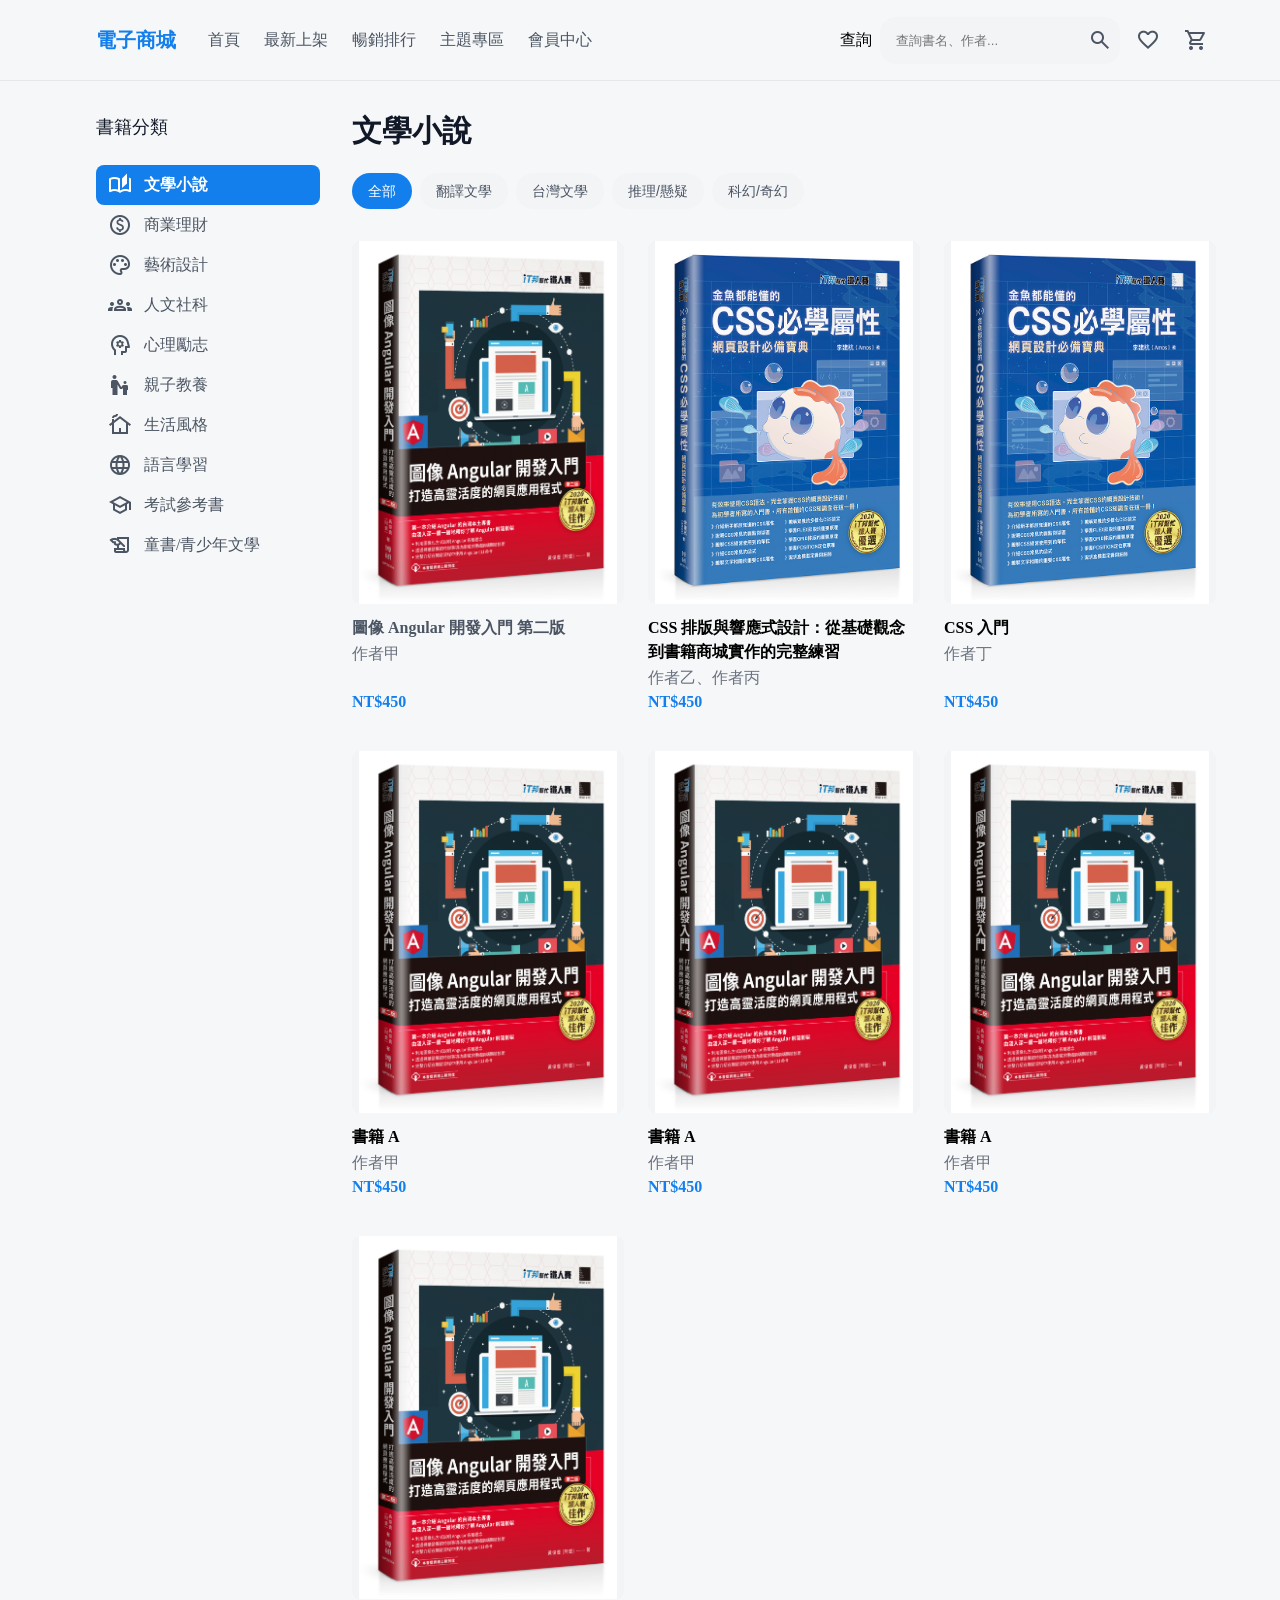
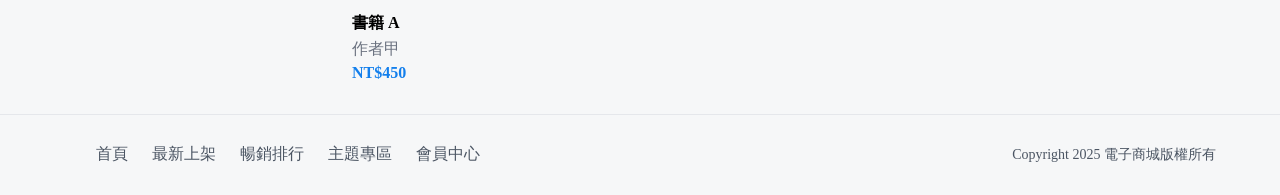
<file: src/index.html>
<!doctype html>
<html lang="zh-Hant">
  <head>
    <meta charset="UTF-8" />
    <meta name="viewport" content="width=device-width, initial-scale=1.0" />
    <title>電子商城</title>
    <link href="https://fonts.googleapis.com/css2?family=Material+Symbols+Outlined" rel="stylesheet" />
    <link rel="stylesheet" href="style.min.css" />
  </head>
  <body>
    <section>
      <header>
        <div class="container">
          <div class="header-inner">
            <div class="header-brand">
              <h3 class="site-title">電子商城</h3>
              <nav>
                <a href="#">首頁</a>
                <a href="#">最新上架</a>
                <a href="#">暢銷排行</a>
                <a href="#">主題專區</a>
                <a href="#">會員中心</a>
              </nav>
            </div>
            <div class="header-actions">
              <label for="book-search">查詢</label>
              <div class="search">
                <input id="book-search" type="search" placeholder="查詢書名、作者..." />
                <button type="button" aria-label="搜尋">
                  <span class="material-symbols-outlined" aria-hidden="true">search</span>
                </button>
              </div>
              <button type="button" aria-label="我的最愛">
                <span class="material-symbols-outlined" aria-hidden="true">favorite</span>
              </button>
              <button type="button" aria-label="購物車">
                <span class="material-symbols-outlined" aria-hidden="true">shopping_cart</span>
              </button>
            </div>
          </div>
        </div>
      </header>
      <div class="main">
        <div class="container">
          <div class="content-layout">
            <aside class="category-sidebar">
              <h2 id="category-title">書籍分類</h2>
              <nav class="category-nav" aria-labelledby="category-title">
                <a href="#" class="active" aria-current="true">
                  <span class="material-symbols-outlined" aria-hidden="true">auto_stories</span>
                  <span>文學小說</span>
                </a>
                <a href="#">
                  <span class="material-symbols-outlined" aria-hidden="true">paid</span>
                  <span>商業理財</span>
                </a>
                <a href="#">
                  <span class="material-symbols-outlined" aria-hidden="true">palette</span>
                  <span>藝術設計</span>
                </a>
                <a href="#">
                  <span class="material-symbols-outlined" aria-hidden="true">groups</span>
                  <span>人文社科</span>
                </a>
                <a href="#">
                  <span class="material-symbols-outlined" aria-hidden="true">psychology</span>
                  <span>心理勵志</span>
                </a>
                <a href="#">
                  <span class="material-symbols-outlined" aria-hidden="true">escalator_warning</span>
                  <span>親子教養</span>
                </a>
                <a href="#">
                  <span class="material-symbols-outlined" aria-hidden="true">cottage</span>
                  <span>生活風格</span>
                </a>
                <a href="#">
                  <span class="material-symbols-outlined" aria-hidden="true">language</span>
                  <span>語言學習</span>
                </a>
                <a href="#">
                  <span class="material-symbols-outlined" aria-hidden="true">school</span>
                  <span>考試參考書</span>
                </a>
                <a href="#">
                  <span class="material-symbols-outlined" aria-hidden="true">history_edu</span>
                  <span>童書/青少年文學</span>
                </a>
              </nav>
            </aside>
            <main class="book-main">
              <h1>文學小說</h1>
              <div class="mobile-tools">
                <label for="mobile-search">書名或作者</label>
                <input id="mobile-search" type="search" placeholder="輸入書名或作者" />
                <details>
                  <summary>書籍分類</summary>
                  <nav aria-label="手機書籍分類">
                    <a href="#" aria-current="true">文學小說</a>
                    <a href="#">商業理財</a>
                    <a href="#">藝術設計</a>
                    <a href="#">人文社科</a>
                    <a href="#">心理勵志</a>
                    <a href="#">親子教養</a>
                    <a href="#">生活風格</a>
                    <a href="#">語言學習</a>
                    <a href="#">考試參考書</a>
                    <a href="#">童書/青少年文學</a>
                  </nav>
                </details>
              </div>
              <div class="tag">
                <button type="button" class="selected">全部</button>
                <button type="button">翻譯文學</button>
                <button type="button">台灣文學</button>
                <button type="button">推理/懸疑</button>
                <button type="button">科幻/奇幻</button>
              </div>
              <div class="books">
                <div>
                  <img src="./assets/images/angular.jpg" alt="圖像 Angular 開發入門第二版封面" />
                  <h4><a href="./book.html" target="_blank">圖像 Angular 開發入門 第二版</a></h4>
                  <span>作者甲</span>
                  <span>NT$450</span>
                </div>
                <div>
                  <img src="./assets/images/css.jpg" alt="CSS 書籍封面" />
                  <h4>CSS 排版與響應式設計：從基礎觀念到書籍商城實作的完整練習</h4>
                  <span>作者乙、作者丙</span>
                  <span>NT$450</span>
                </div>
                <div>
                  <img src="./assets/images/css.jpg" alt="CSS 書籍封面" />
                  <h4>CSS 入門</h4>
                  <span>作者丁</span>
                  <span>NT$450</span>
                </div>
                <div>
                  <img src="./assets/images/angular.jpg" alt="圖像 Angular 開發入門第二版封面" />
                  <h4>書籍 A</h4>
                  <span>作者甲</span>
                  <span>NT$450</span>
                </div>
                <div>
                  <img src="./assets/images/angular.jpg" alt="圖像 Angular 開發入門第二版封面" />
                  <h4>書籍 A</h4>
                  <span>作者甲</span>
                  <span>NT$450</span>
                </div>
                <div>
                  <img src="./assets/images/angular.jpg" alt="圖像 Angular 開發入門第二版封面" />
                  <h4>書籍 A</h4>
                  <span>作者甲</span>
                  <span>NT$450</span>
                </div>
                <div>
                  <img src="./assets/images/angular.jpg" alt="圖像 Angular 開發入門第二版封面" />
                  <h4>書籍 A</h4>
                  <span>作者甲</span>
                  <span>NT$450</span>
                </div>
              </div>
            </main>
          </div>
        </div>
      </div>
      <footer>
        <div class="container">
          <div class="footer-inner">
            <nav class="footer-nav" aria-label="頁尾導覽">
              <a href="#">首頁</a>
              <a href="#">最新上架</a>
              <a href="#">暢銷排行</a>
              <a href="#">主題專區</a>
              <a href="#">會員中心</a>
            </nav>
            <p>Copyright 2025 電子商城版權所有</p>
          </div>
        </div>
      </footer>
    </section>
  </body>
</html>
</file>
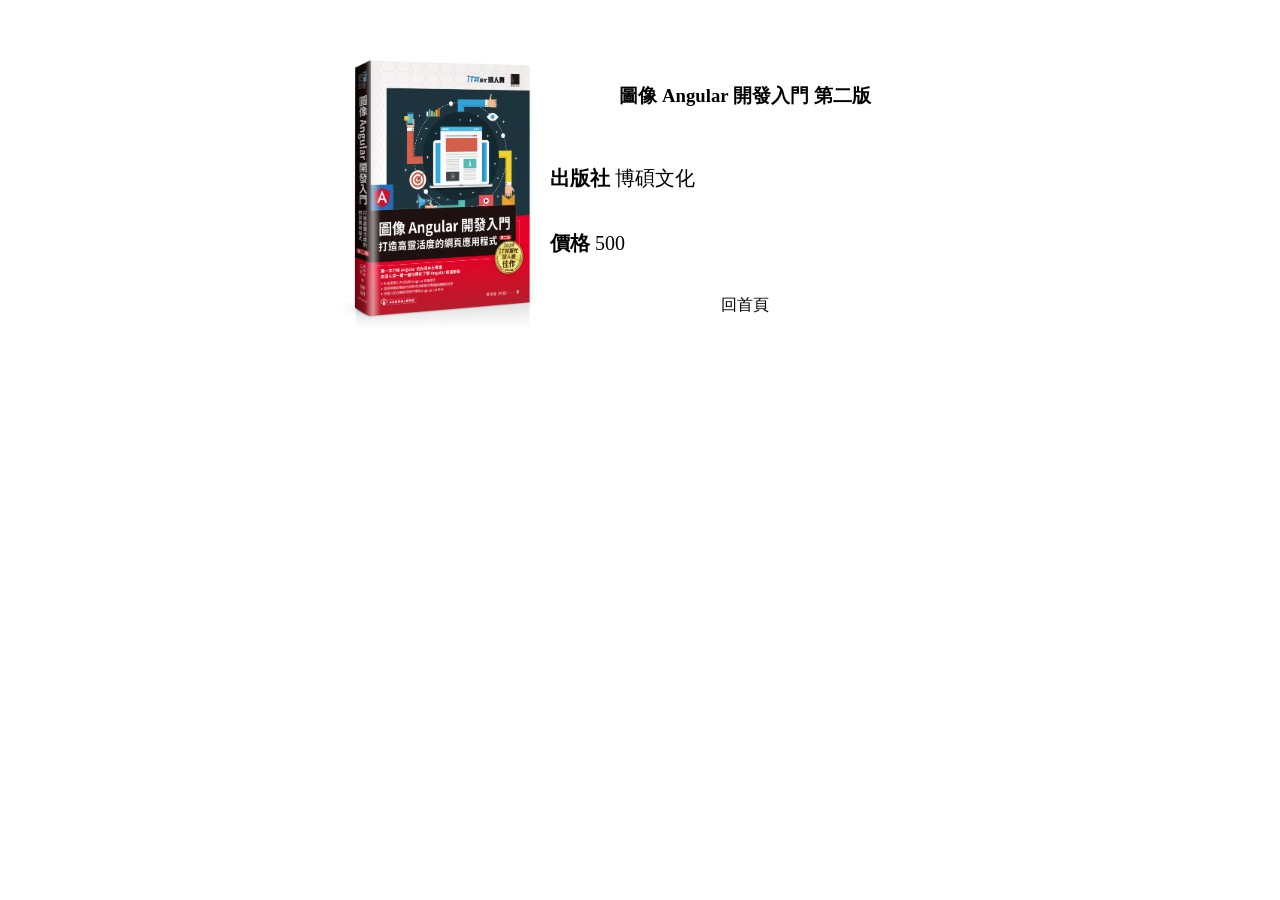
<file: src/angular.html>
<!doctype html>
<html lang="en">
  <head>
    <meta charset="UTF-8" />
    <meta name="viewport" content="width=device-width, initial-scale=1.0" />
    <title>圖像 Angular 開發入門 第二版</title>
    <link rel="stylesheet" href="angular.css" />
  </head>
  <body>
    <section class="container">
      <img src="./assets/images/angular.jpg" alt="" />
      <h3>圖像 Angular 開發入門 第二版</h3>
      <div class="column">
        <strong>出版社</strong>
        <span>博碩文化</span>
      </div>
      <div class="column">
        <strong>價格</strong>
        <span>500</span>
      </div>
      <div class="toolbar">
        <a href="./index.html">回首頁</a>
      </div>
    </section>
  </body>
</html>
</file>
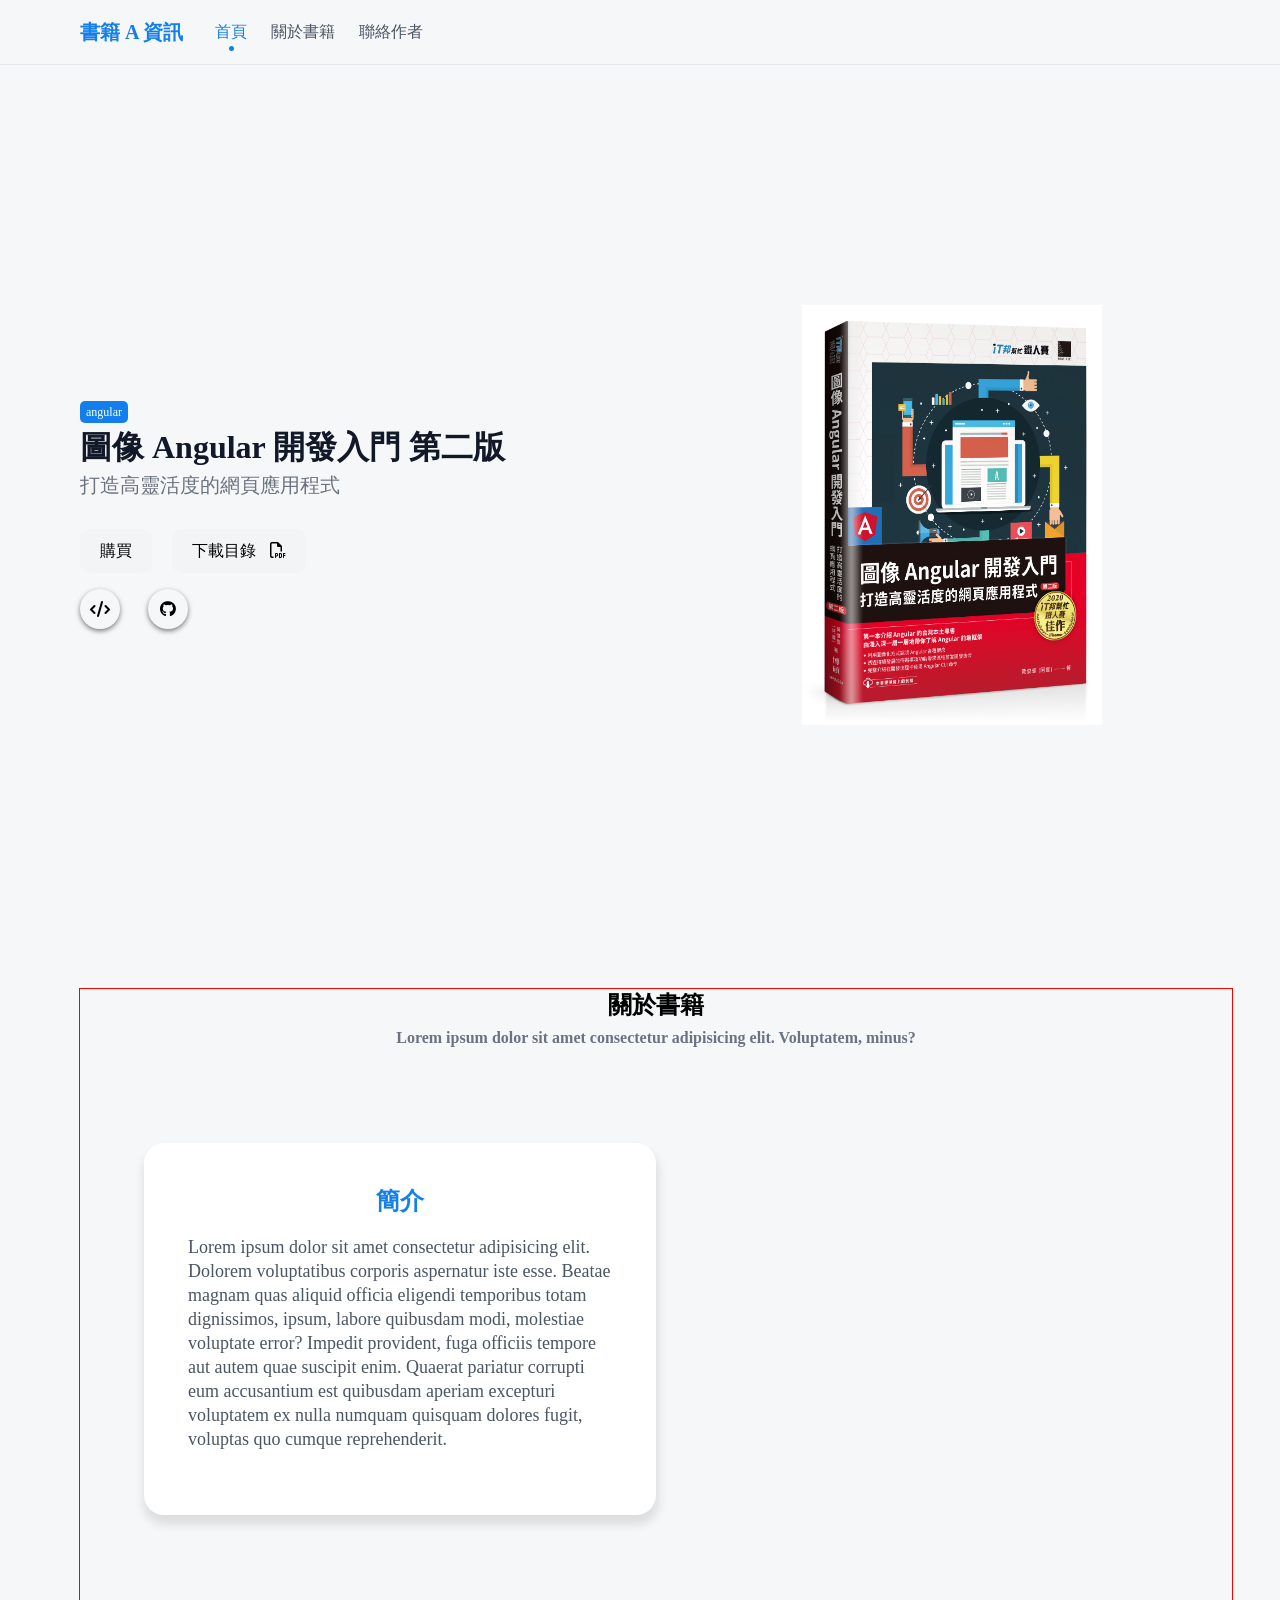
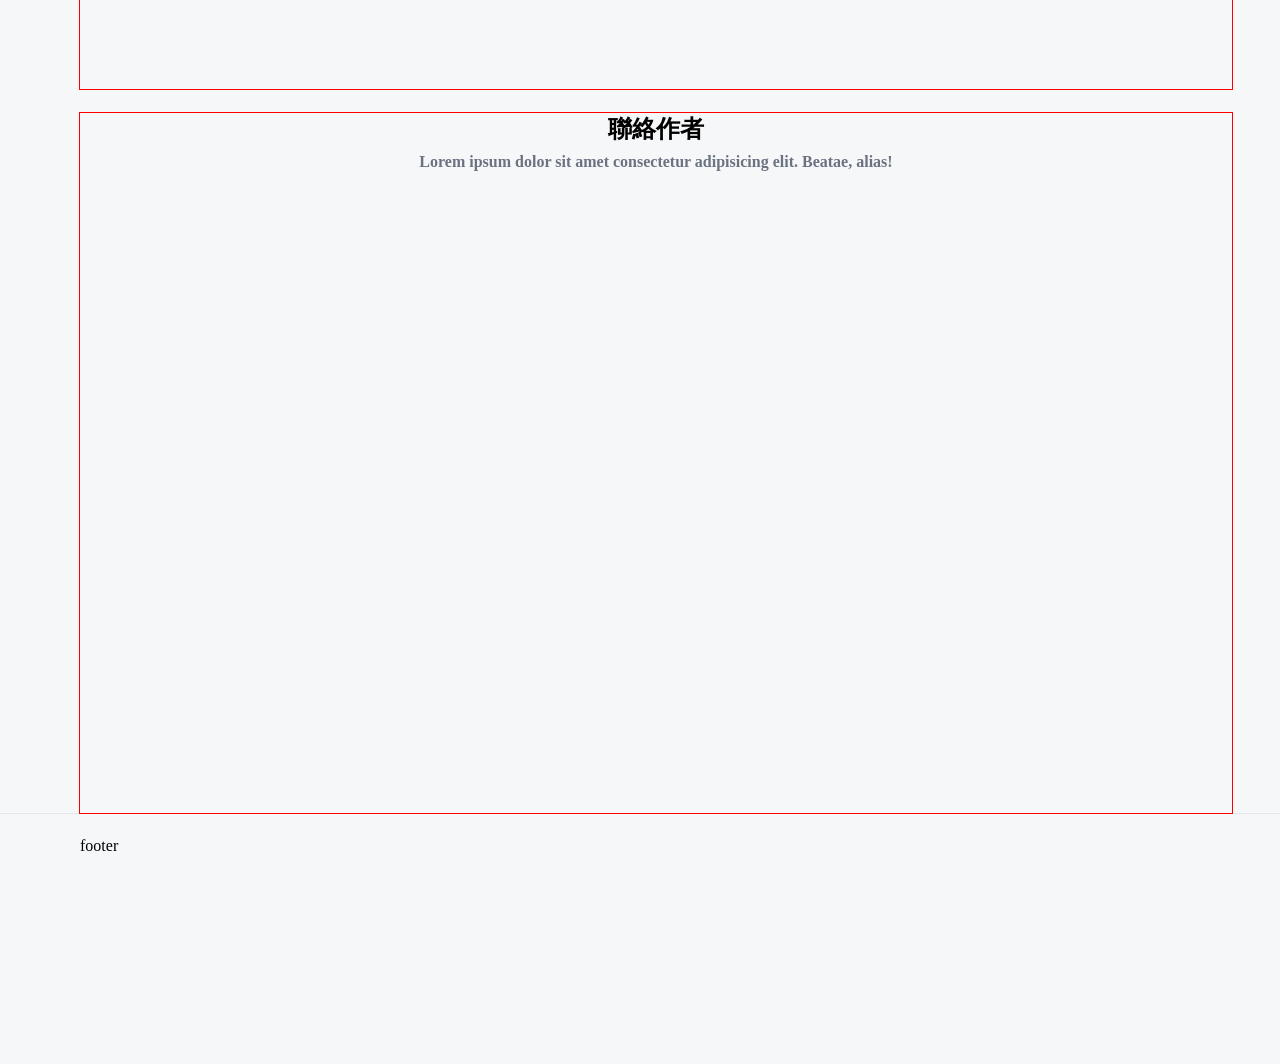
<file: src/book.html>
<!doctype html>
<html lang="zh-Hant">
  <head>
    <meta charset="UTF-8" />
    <meta name="viewport" content="width=device-width, initial-scale=1.0" />
    <title>書籍 A 資訊</title>
    <link rel="stylesheet" href="book.min.css" />
    <link rel="stylesheet" href="https://cdnjs.cloudflare.com/ajax/libs/font-awesome/6.6.0/css/all.min.css" />
  </head>
  <body>
    <section>
      <header>
        <div class="container">
          <div>
            <strong class="book-brand">書籍 A 資訊</strong>
            <nav aria-label="書籍頁導覽">
              <a href="#home" class="active">首頁</a>
              <a href="#book">關於書籍</a>
              <a href="#contact">聯絡作者</a>
            </nav>
          </div>
        </div>
      </header>
      <main class="wrapper">
        <div id="home" class="home">
          <div class="text">
            <span>angular</span>
            <h3>圖像 Angular 開發入門 第二版</h3>
            <strong>打造高靈活度的網頁應用程式</strong>
            <div class="button">
              <button type="button">購買</button>
              <button type="button">下載目錄 <i class="fa-regular fa-file-pdf"></i></button>
            </div>
            <div class="icons">
              <div class="icon"><i class="fa-solid fa-code"></i></div>
              <div class="icon"><i class="fa-brands fa-github"></i></div>
            </div>
          </div>
          <div class="image">
            <img src="./assets/images/angular.jpg" alt="" srcset="" />
          </div>
        </div>
        <div id="book" class="page">
          <div class="title">
            <h2>關於書籍</h2>
            <strong>Lorem ipsum dolor sit amet consectetur adipisicing elit. Voluptatem, minus?</strong>
          </div>
          <div class="content">
            <div class="introduce">
              <div class="card">
                <h3>簡介</h3>
                <div>
                  Lorem ipsum dolor sit amet consectetur adipisicing elit. Dolorem voluptatibus corporis aspernatur iste esse. Beatae magnam
                  quas aliquid officia eligendi temporibus totam dignissimos, ipsum, labore quibusdam modi, molestiae voluptate error?
                  Impedit provident, fuga officiis tempore aut autem quae suscipit enim. Quaerat pariatur corrupti eum accusantium est
                  quibusdam aperiam excepturi voluptatem ex nulla numquam quisquam dolores fugit, voluptas quo cumque reprehenderit.
                </div>
              </div>
            </div>
            <div class="skills"></div>
          </div>
        </div>
        <div id="contact" class="page">
          <div class="title">
            <h2>聯絡作者</h2>
            <strong>Lorem ipsum dolor sit amet consectetur adipisicing elit. Beatae, alias!</strong>
          </div>
        </div>
      </main>
      <footer>
        <div class="container">
          <div>footer</div>
        </div>
      </footer>
    </section>
    <script src="./main.js"></script>
  </body>
</html>
</file>
<file: src/angular.css>
section.container {
  margin: 0px auto;
  margin-top: 50px;
  width: 600px;
  display: grid;
  grid-template-columns: 200px 1fr;
  gap: 10px;
}

img {
  width: 100%;
  grid-row: 1 / 5;
}

h3,
div.toolbar {
  text-align: center;
  align-self: center;
}

div.column {
  font-size: 20px;
  align-self: center;
}

a,
a:active,
a:hover,
a:focus {
  color: black;
  text-decoration: none;
}
</file>
<file: src/style.min.css>
:root{--search-bar-display: flex;--aside-display: block;--book-min-width: 256px;--container-padding-left: 2rem;--container-padding-left: 2rem;--nav-display: flex}@media(max-width: 1024px){:root{--search-bar-display: none;--aside-display: none;--book-min-width: 200px}}@media(max-width: 640px){:root{--container-padding-left: 1.5rem;--container-padding-right: 1.5rem;--nav-display: none}}:root{--primary-color: #137fec;--second-color: #aa8e12;--white-color: #fff;--background-color: #f6f7f8;--text-color: #4b5563;--border-color: #e5e7eb;--gray-color-100: #f3f4f6;--gray-color-500: #6b7280;--header-color: #111827}section{display:flex;flex-direction:column;min-height:100vh}section>.main{flex-grow:1}.container{width:100%;max-width:90vw;box-sizing:border-box;margin:0px auto;padding-left:var(--container-padding-left);padding-right:var(--container-padding-right)}a{color:var(--text-color);text-decoration:none}a:hover{color:var(--primary-color)}a:focus-visible{outline:2px solid var(--primary-color);outline-offset:3px}header{border-bottom:solid 1px var(--border-color);background-color:var(--background-color);position:sticky;top:0;z-index:50}header .header-inner{min-height:4rem;height:auto;padding-block:.5rem;display:flex;flex-wrap:wrap;gap:.5rem 1rem;justify-content:space-between;align-items:center}header .header-inner .site-title{margin:0px;font-size:1.25rem;font-weight:700;line-height:1.75rem;color:#137fec}header .header-inner .header-brand,header .header-inner .header-actions{display:flex;align-items:center}header .header-inner .header-brand.header-brand,header .header-inner .header-actions.header-brand{min-width:0;flex-wrap:wrap;gap:.5rem 2rem}header .header-inner .header-brand.header-actions,header .header-inner .header-actions.header-actions{gap:.5rem}header .header-inner nav{display:var(--nav-display);flex-wrap:wrap;gap:1.5rem}header .header-inner label[for=book-search]{display:var(--search-bar-display)}header .header-inner div.search{display:var(--search-bar-display);align-items:stretch;gap:0}header .header-inner div.search input{border-top-left-radius:1rem;border-bottom-left-radius:1rem;width:200px;padding:1rem .5rem 1rem 1rem;border:none;background-color:var(--gray-color-100)}header .header-inner div.search button{border-top-right-radius:1rem;border-bottom-right-radius:1rem;padding:.5rem;border:none;cursor:pointer;background-color:var(--gray-color-100)}header .header-inner .search input:focus-visible,header .header-inner button:focus-visible{outline:2px solid var(--primary-color);outline-offset:3px}header .header-inner button{background-color:rgba(0,0,0,0);padding:.5rem;border:none;cursor:pointer;color:var(--text-color);display:inline-flex;align-items:center;justify-content:center}header .material-symbols-outlined{font-size:1.5rem;line-height:1}.content-layout{display:flex;align-items:flex-start;gap:2rem;padding-block:2rem}.category-sidebar{display:var(--aside-display);width:20%;flex-shrink:0;position:sticky;top:6rem}.category-sidebar h2{margin:0;font-size:1.125rem;font-weight:500;line-height:1.75rem;color:var(--header-color)}.category-sidebar .category-nav{margin-block:1.5rem}.category-sidebar .category-nav a{display:flex;align-items:center;gap:.75rem;padding:.5rem .75rem;border-radius:.5rem;overflow-wrap:anywhere}.category-sidebar .category-nav a:hover{background-color:var(--gray-color-100);color:var(--primary-color)}.category-sidebar .category-nav a.active{background-color:var(--primary-color);color:#fff;font-weight:700}.category-sidebar .category-nav .material-symbols-outlined{flex-shrink:0;font-size:1.5rem;line-height:1}.book-main{flex:1 1 0%;min-width:0;overflow-wrap:anywhere}.book-main h1{margin:0 0 1.5rem;font-size:1.875rem;font-weight:600;line-height:2.25rem;color:var(--header-color)}.book-main .tag{display:flex;flex-wrap:wrap;gap:.5rem;margin-bottom:2rem}.book-main .tag button{padding:.5rem 1rem;border:0;border-radius:1.5rem;font-size:.875rem;font-weight:500;line-height:1.25rem;color:var(--text-color);background-color:var(--gray-color-100);cursor:pointer}.book-main .tag button:focus-visible{outline:2px solid var(--primary-color);outline-offset:3px}.book-main .tag button.selected{background-color:var(--primary-color);color:#fff}.book-main .books{display:grid;grid-template-columns:repeat(auto-fill, minmax(min(100%, var(--book-min-width)), 1fr));gap:2.5rem 1.5rem}.book-main .books>div{display:flex;flex-direction:column;gap:.25rem;min-width:0;overflow-wrap:anywhere}.book-main .books>div img{display:block;width:100%;border-radius:.5rem;aspect-ratio:3/4;-o-object-fit:contain;object-fit:contain;background:var(--gray-color-100)}.book-main .books>div h4{margin:.5rem 0 0;font-size:1rem;font-weight:600;line-height:1.5rem}.book-main .books>div h4 a:hover{color:var(--primary-color)}.book-main .books>div h4 a:focus-visible{outline:2px solid var(--primary-color);outline-offset:3px}.book-main .books>div span:first-of-type{color:var(--gray-color-500)}.book-main .books>div span:last-of-type{color:var(--primary-color);font-weight:700;margin-top:auto}.mobile-tools{display:none}@media(max-width: 1024px){.mobile-tools{display:grid;gap:.75rem;margin-bottom:1.5rem}.mobile-tools input{width:100%;min-width:0;box-sizing:border-box;padding:.75rem}.mobile-tools summary{cursor:pointer;padding-block:.5rem}.mobile-tools nav{display:grid;gap:.5rem}}.mobile-tools :focus-visible{outline:2px solid var(--primary-color);outline-offset:3px}footer{border-top:1px solid var(--border-color)}footer .footer-inner{display:flex;flex-wrap:wrap;justify-content:space-between;align-items:center;gap:1rem 1.5rem;padding-block:1rem}footer .footer-nav{display:flex;flex-wrap:wrap;gap:.75rem 1.5rem;display:var(--nav-display)}footer p{color:var(--text-color);font-size:.875rem;font-weight:400;line-height:1.25rem}html,body{margin:0;padding:0}body{background-color:var(--background-color)}/*# sourceMappingURL=style.min.css.map */
</file>
<file: src/book.min.css>
:root{--primary-color: #137fec;--second-color: #aa8e12;--white-color: #fff;--background-color: #f6f7f8;--text-color: #4b5563;--border-color: #e5e7eb;--gray-color-100: #f3f4f6;--gray-color-500: #6b7280;--header-color: #111827}:root{--search-bar-display: flex;--aside-display: block;--book-min-width: 256px;--container-padding-left: 2rem;--container-padding-left: 2rem;--nav-display: flex}@media(max-width: 1024px){:root{--search-bar-display: none;--aside-display: none;--book-min-width: 200px}}@media(max-width: 640px){:root{--container-padding-left: 1.5rem;--container-padding-right: 1.5rem;--nav-display: none}}section{width:100%}section div.container{max-width:90vw;margin:0px auto;padding-left:var(--container-padding-left);padding-right:var(--container-padding-right)}section div.container>div{width:100%;height:4rem;display:flex;align-items:center}section main.wrapper{max-width:90vw;margin:0 auto;padding-left:var(--container-padding-left);padding-right:var(--container-padding-right)}section main.wrapper>div[id]{scroll-margin-top:var(--book-header-offset)}section main.wrapper>div.home{height:100vh}section main.wrapper>div.page{outline:solid 1px red;min-height:700px}section main.wrapper>div.page div.title{margin-top:1.5rem;margin-bottom:6rem;text-align:center}section main.wrapper>div.page div.title h2{margin:0;margin-bottom:.5rem}section main.wrapper>div.page div.title strong{color:var(--gray-color-500)}a{color:var(--text-color);text-decoration:inherit}a:hover{color:var(--primary-color)}header{border-bottom:solid 1px var(--border-color);background-color:var(--background-color);position:sticky;top:0;z-index:50}header div.container>div{gap:2rem}header .book-brand{margin:0px;font-size:1.25rem;font-weight:700;line-height:1.75rem;color:var(--primary-color)}header nav{display:var(--nav-display);gap:1.5rem}header nav .active{position:relative;color:var(--primary-color)}header nav .active::after{content:"";width:5px;height:5px;background-color:var(--primary-color);border-radius:50%;position:absolute;left:calc(50% - 2.5px);bottom:-8px}div.home{display:flex;justify-content:space-between;gap:2rem}div.home>div{flex:1 1 0%;min-width:0;width:auto}div.home>div.text{display:flex;flex-direction:column;justify-content:center}div.home>div.text>span{align-self:flex-start;background-color:var(--primary-color);color:var(--white-color);padding:3px 6px;font-size:.75rem;font-weight:400;line-height:1rem;border-radius:5px}div.home>div.text h3{margin:0;font-size:2rem;font-weight:700;line-height:3rem;color:var(--header-color)}div.home>div.text strong{font-size:1.25rem;font-weight:400;line-height:1.75rem;margin-bottom:30px;color:var(--gray-color-500)}div.home>div.text div.button{display:flex;flex-wrap:wrap;gap:1.25rem}div.home>div.text div.button button{font-size:1rem;font-weight:500;line-height:1.25rem;padding:.75rem 1.25rem;background-color:var(--gray-color-100);border:none;border-radius:10px;cursor:pointer}div.home>div.text div.button button:hover{background-color:var(--second-color);color:var(--white-color)}div.home>div.text div.button button>i{margin-left:10px}div.home>div.text div.icons{margin-top:1rem;display:flex;gap:1.75rem}div.home>div.text div.icons .icon{display:flex;justify-content:center;align-items:center;width:40px;height:40px;border-radius:50%;box-shadow:0px 2px 5px 0px rgba(0,0,0,.5);cursor:pointer}div.home>div.image{display:flex;justify-content:center;align-items:center}div.home>div.image img{display:block;width:min(100%,var(--home-image-width, 300px));height:auto}div.content{display:flex;justify-content:space-between;gap:50px}div.introduce{width:50%}div.introduce div.card{display:flex;flex-direction:column;justify-content:center;align-items:center;margin-left:4rem;padding:1.5rem 1.25rem 4rem;background-color:var(--white-color);border-radius:20px;box-shadow:1px 8px 10px 2px rgba(0,0,0,.1)}div.introduce div.card h3{margin-bottom:1.5rem;font-size:1.5rem;font-weight:600;line-height:1.25rem;color:var(--primary-color)}div.introduce div.card>div{padding-inline:1.5rem;font-size:1.125rem;font-weight:400;line-height:1.5rem;color:var(--text-color)}footer{border-top:1px solid var(--border-color);height:250px}html,body{margin:0;padding:0}html{--book-header-offset: 5rem;scroll-behavior:smooth}body{background-color:var(--background-color)}@media(prefers-reduced-motion: reduce){html{scroll-behavior:auto}}/*# sourceMappingURL=book.min.css.map */
</file>
